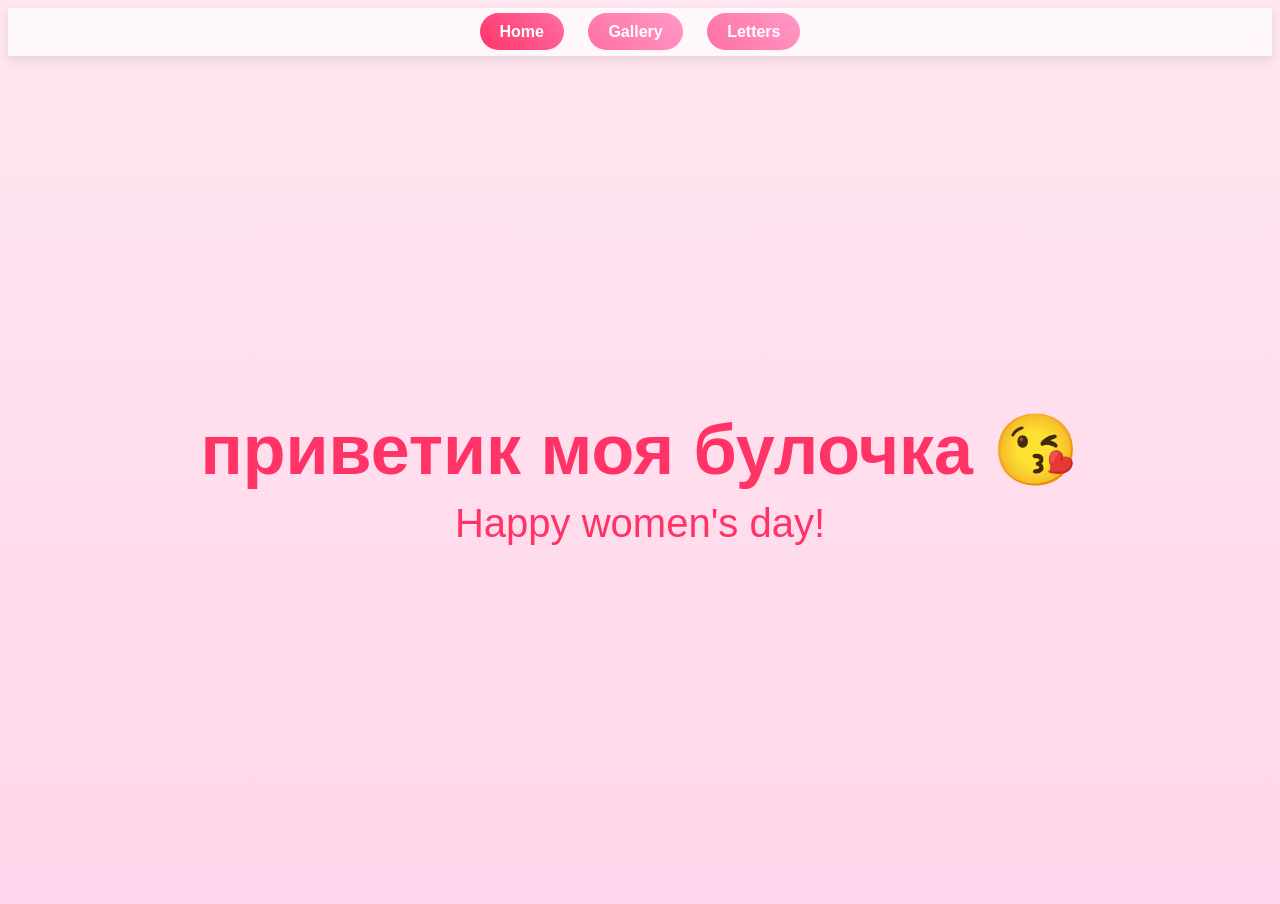
<file: index.html>
<!DOCTYPE html>
<html>
    <head>
        <title> Подарок для моей настушка❤️</title>
        <link rel="stylesheet" href="css/style.css">
        <script src="js/script.js"></script>
    </head>

    <body>
        <nav>

            <a href="index.html" class="active">Home</a>
            <a href="gallery.html">Gallery</a>
            <a href="letters.html">Letters</a>

        </nav>

        <main class="home">

            <h1 class="main-text"> приветик моя булочка 😘 </h1>
            <h1 class="sub-text"> Happy women's day! </h1>
        
        </main>
    </body>
</html>
</file>
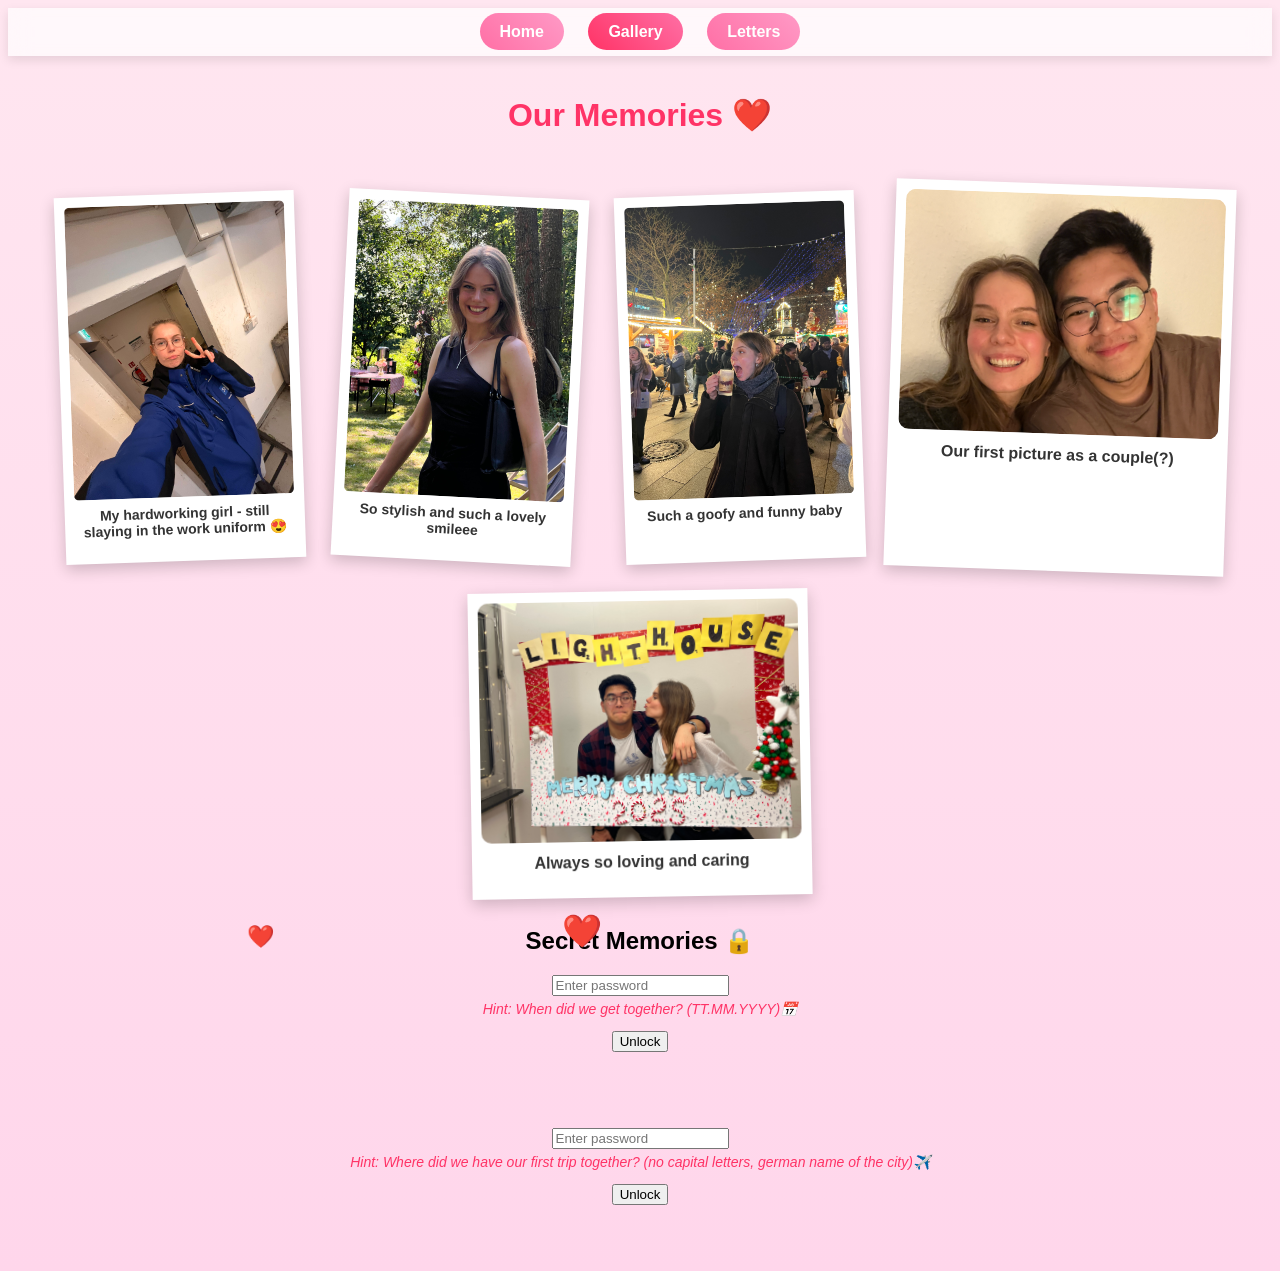
<file: gallery.html>
<!DOCTYPE html>
<html>

<head>
    <title>
        Gallery
    </title>
    
    <link rel="stylesheet" href="css/style.css">
    <script src="js/script.js"></script>
</head>

<body>
    <nav>

        <a href="index.html">Home</a>
        <a href="gallery.html" class="active">Gallery</a>
        <a href="letters.html">Letters</a>

    </nav>

    <h1>Our Memories ❤️</h1>

    <div class="gallery">

        <div class="polaroid">
            <img src="images/f5e71456-44b9-409f-ab69-a9d20f2f6298.jpeg">
            <p>My hardworking girl - still slaying in the work uniform 😍</p>
        </div>

        <div class="polaroid">
            <img src="images/f8b889a4-fa94-4921-a254-1e3d6674e898.jpeg">
            <p>So stylish and such a lovely smileee</p>
        </div>

        <div class="polaroid">
            <img src="images/IMG_6502.jpeg">
            <p>Such a goofy and funny baby</p>
        </div>

        <div class="polaroid-landscape">
            <img src="images/IMG_6015.jpeg">
            <p>Our first picture as a couple(?)</p>
        </div>

        <div class="polaroid-landscape">
            <img src="images/IMG_6652.jpeg">
            <p>Always so loving and caring</p>
        </div>

    </div>

    <h2>Secret Memories 🔒</h2>

        <div>

            <input type="password" id="pw1" placeholder="Enter password">
            <p class="password-hint">Hint: When did we get together? (TT.MM.YYYY)📅 </p>

            <button onclick="unlockPhoto('pw1','sleeping_beauty','10.10.2025')">Unlock</button>

            <br><br>
            
            <div class="gallery">
                <div class="polaroid" id="sleeping_beauty" style="display:none;">
                    <img src="images/IMG_6317.jpeg">
                    <p>Sleeping beauty!</p>
                </div>
            </div>
        </div>

        <br>

        <div>

            <input type="password" id="pw2" placeholder="Enter password">
            <p class="password-hint">Hint: Where did we have our first trip together? (no capital letters, german name of the city)✈️</p>
            <button onclick="unlockPhoto('pw2','warschau','warschau')">Unlock</button>

            <br><br>
            <div class="gallery">
                <div class="polaroid" id="warschau" style="display:none;">
                    <img src="images/IMG_5421.jpeg">
                    <p>Standing too close🤭! Making me fall in love xaxaxa</p>
                </div>
            </div>
        </div>
    </div>

</body>




</html>
</file>
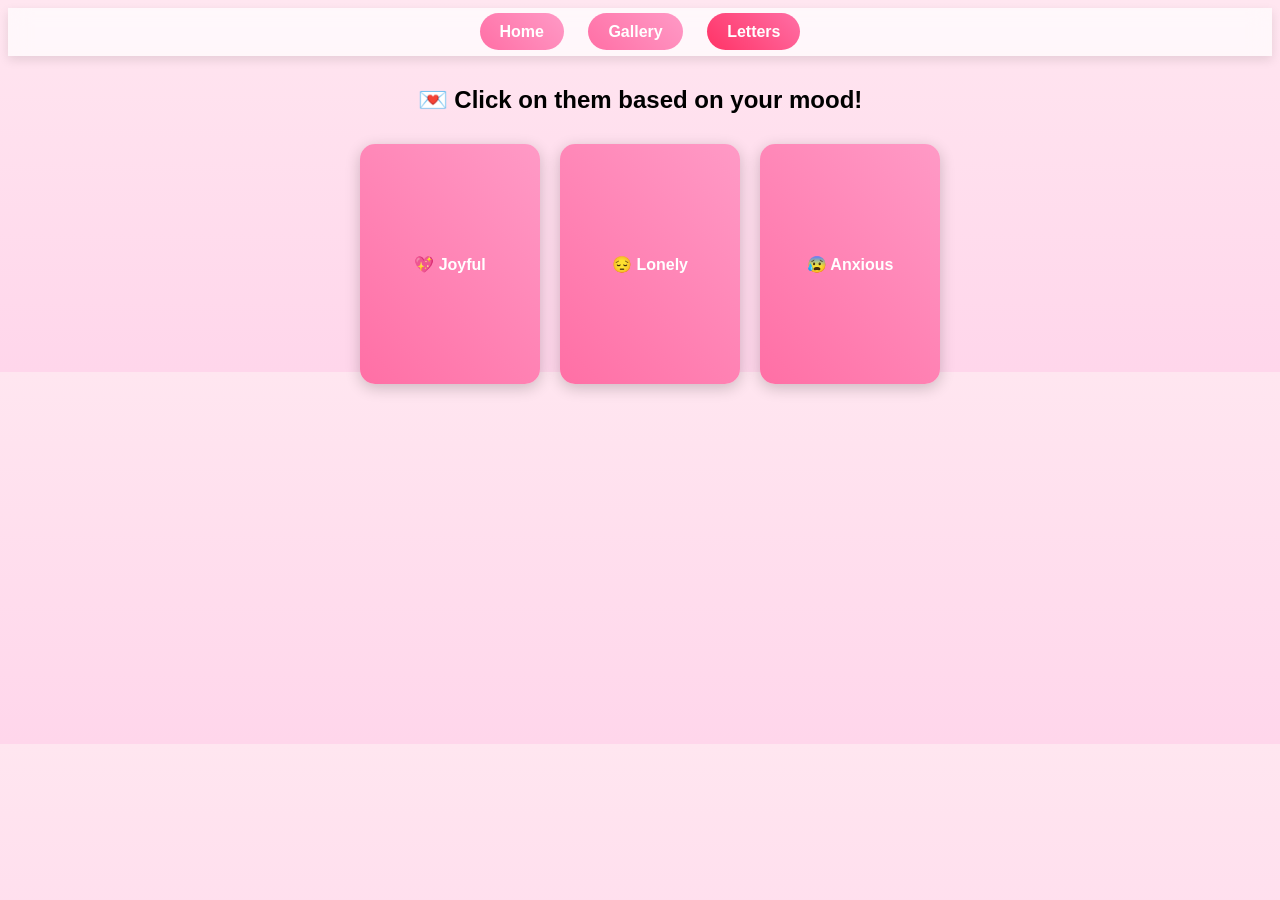
<file: letters.html>
<!DOCTYPE html>

<html>

<head>
    <title>
        Letters
    </title>
    
    <link rel="stylesheet" href="css/style.css">
    <script src="js/script.js"></script>
</head>


<body>
    <nav>

        <a href="index.html">Home</a>
        <a href="gallery.html">Gallery</a>
        <a href="letters.html" class="active">Letters</a>

    </nav>

    <h2>💌 Click on them based on your mood!</h2>

    <div class="flip-container">

        <div class="flip-card" onclick="flipCard(this)">
            <div class="flip-card-inner">
                <div class="flip-card-front">
                    💖 Joyful
                </div>
                <div class="flip-card-back">
                    Psalm 103:1-2
                    Praise the Lord, my soul;
                    all my inmost being, praise his holy name.
                    Praise the Lord, my soul,
                    and forget not all his benefits.
                </div>
            </div>
        </div>

        <div class="flip-card" onclick="flipCard(this)">
            <div class="flip-card-inner">
                <div class="flip-card-front">
                    😔 Lonely
                </div>
                <div class="flip-card-back">
                    God and I are just one call away!
                    Deuteronomy 31:8
                    The Lord himself goes before you and will be with you; he will never leave you nor forsake you. Do not be afraid; do not be discouraged
                </div>
            </div>
        </div>

        <div class="flip-card" onclick="flipCard(this)">
            <div class="flip-card-inner">
                <div class="flip-card-front">
                    😰 Anxious
                </div>
                <div class="flip-card-back">
                    1 Peter 5:7
                    Cast all your anxieties on Him because He cares for you!
                </div>
            </div>
        </div>
    </div>

</body>

</html>
</file>
<file: css/style.css>
body {
    background: linear-gradient(#ffe6f0,#ffd6eb);
    font-family: Arial;
    text-align:center;
    transition:0.5s;
    overflow-x:hidden;
}

body.night{
    background: linear-gradient(#0f2027,#203a43,#2c5364);
    color:white;
}

/* TITLE */

h1{
    color:#ff3366;
    margin-top:40px;
}

/* POLAROID GALLERY */

.gallery{
    display:flex;
    justify-content:center;
    flex-wrap:wrap;
    margin-top:40px;
}

.polaroid{
    background:white;
    padding:10px;
    margin:20px;
    width:220px;
    box-shadow:0 5px 15px rgba(0,0,0,0.2);
    transform:rotate(-2deg);
    transition:0.3s;
    display: flex;
    flex-direction: column;  /* stack img + caption vertically */
    align-items: center;   
}

.polaroid:nth-child(even){
    transform:rotate(3deg);
}

.polaroid:hover{
    transform:scale(1.1) rotate(0deg);
}

/* Image inside polaroid */
.polaroid img {
    width: 100%;
    border-radius: 5px;
    display: block;
}

/* Caption inside the white box */
.polaroid p {
    text-align: center;
    margin-top: 8px;
    font-weight: bold;
    font-size: 14px;
    color: #333;
}

/* HEARTS */

.hearts{
    margin-top:60px;
}

.heart{
    font-size:40px;
    cursor:pointer;
    margin:15px;
}

.message{
    display:none;
    font-size:18px;
    margin-top:10px;
    color:#444;
}

/* NIGHT BUTTON */

.toggle{
    position:fixed;
    top:20px;
    right:20px;
    padding:10px 15px;
    border:none;
    border-radius:20px;
    cursor:pointer;
}

/* FLOATING HEARTS */

.floating-heart{
    position:fixed;
    bottom:-50px;
    font-size:20px;
    animation:float 8s linear infinite;
}

@keyframes float{
    0%{
        transform:translateY(0);
        opacity:1;
    }
    100%{
        transform:translateY(-100vh);
        opacity:0;
    }
}

/* SECRET MESSAGE */

.secret{
    margin-top:50px;
}

#secretMessage{
    display:none;
    margin-top:20px;
    font-size:20px;
}


/* NAVBAR */

nav{
    position: sticky;
    top:0;
    background: rgba(255,255,255,0.7);
    backdrop-filter: blur(10px);
    padding:15px 0;
    margin-bottom:30px;
    box-shadow:0 4px 10px rgba(0,0,0,0.1);
}

/* NAV LINKS */

nav a{
    text-decoration:none;
    margin:0 10px;
    padding:10px 20px;
    border-radius:25px;
    background:linear-gradient(45deg,#ff6fa5,#ff9ac6);
    color:white;
    font-weight:bold;
    transition:0.3s;
}

/* HOVER EFFECT */

nav a:hover{
    transform:translateY(-2px) scale(1.05);
    box-shadow:0 6px 15px rgba(0,0,0,0.2);
}

/* ACTIVE PAGE */

nav a.active{
    background:linear-gradient(45deg,#ff3366,#ff6fa5);
}

/* CENTER HOME PAGE */

.home{
    height:90vh;
    display:flex;
    flex-direction:column;
    justify-content:center;
    align-items:center;
    text-align:center;
}

/* MAIN TEXT */

.main-text{
    font-size:70px;
    font-weight:700;
    margin:0;
}

/* SECOND LINE */

.sub-text{
    font-size:40px;
    margin-top:10px;
    font-weight:400;
}

/* RESPONSIVE FOR PHONES */

@media (max-width:600px){

.main-text{
    font-size:40px;
}

.sub-text{
    font-size:24px;
}

}

/* FLIP CARDS CONTAINER */
.flip-container {
    display: flex;
    justify-content: center;
    flex-wrap: wrap;
    gap: 40px; /* space between cards */
    margin-top: 30px;
}

/* CARD */
.flip-card {
    background: none;
    width: 160px;
    height: 220px;
    perspective: 1000px;
    cursor: pointer;
    position: relative;
    animation: floatCard 4s ease-in-out infinite alternate;
}

/* FLOAT ANIMATION */
@keyframes floatCard {
    0% { transform: translateY(0px); }
    100% { transform: translateY(-15px); }
}

/* INNER CARD */
.flip-card-inner {
    position: relative;
    width: 100%;
    height: 100%;
    text-align: center;
    transform-style: preserve-3d;
    transition: transform 0.6s;
}

/* FRONT AND BACK */
.flip-card-front, .flip-card-back {
    position: absolute;
    width: 100%;
    height: 100%;
    border-radius: 15px;
    display: flex;
    align-items: center;
    justify-content: center;
    font-weight: bold;
    font-size: 16px;
    backface-visibility: hidden;
    box-shadow: 0 4px 15px rgba(0,0,0,0.2);
    padding: 10px;
}

/* FRONT STYLE */
.flip-card-front {
    background: linear-gradient(45deg,#ff6fa5,#ff9ac6);
    color: white;
}

/* BACK STYLE */
.flip-card-back {
    background: linear-gradient(45deg,#ff3366,#ff6fa5);
    color: white;
    transform: rotateY(180deg);
}

.flip-card-inner.flipped {
    transform: rotateY(180deg);
}

/* LANDSCAPE GALLERY */

.gallery-landscape{
    display:flex;
    flex-wrap:wrap;
    justify-content:center;
    gap:20px;
    margin-top:40px;
}

/* LANDSCAPE POLAROID */

.polaroid-landscape{
    background:white;
    padding:10px;
    margin:10px;
    width:320px;   /* wider for landscape */
    height:auto;
    box-shadow:0 5px 15px rgba(0,0,0,0.2);
    transform:rotate(-1deg);
    transition:0.3s;
}

.polaroid-landscape:nth-child(even){
    transform:rotate(2deg);
}

.polaroid-landscape:hover{
    transform:scale(1.05) rotate(0deg);
}

.polaroid-landscape img{
    width:100%;
    height:auto;
    border-radius:10px;
}

.polaroid-landscape p{
    text-align:center;
    margin-top:8px;
    font-weight:bold;
    font-size:16px;
    color:#333;
}

/* RESPONSIVE */

@media(max-width:600px){
    .polaroid-landscape{
        width:90%;
    }
}

.password-hint{
    font-size:14px;
    color:#ff3366; /* romantic pink */
    margin-top:5px;
    font-style:italic;

}
</file>
